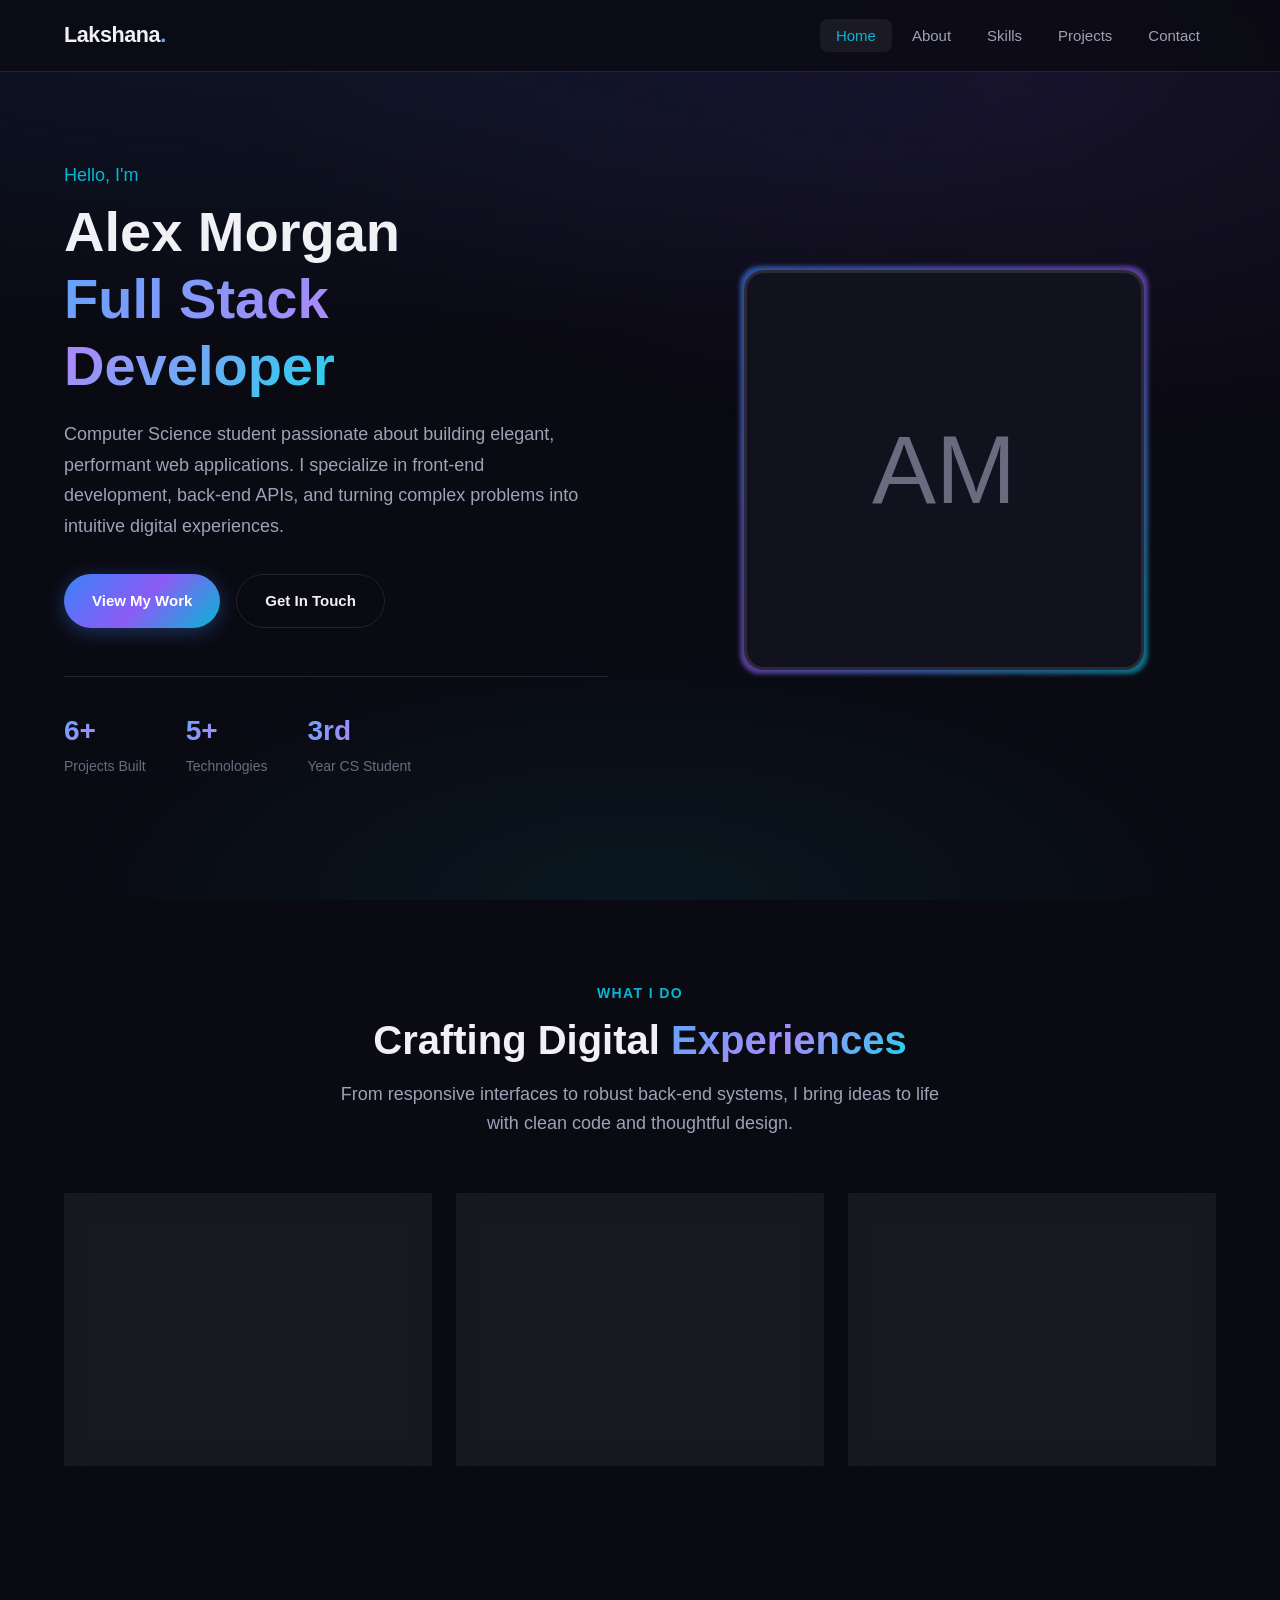
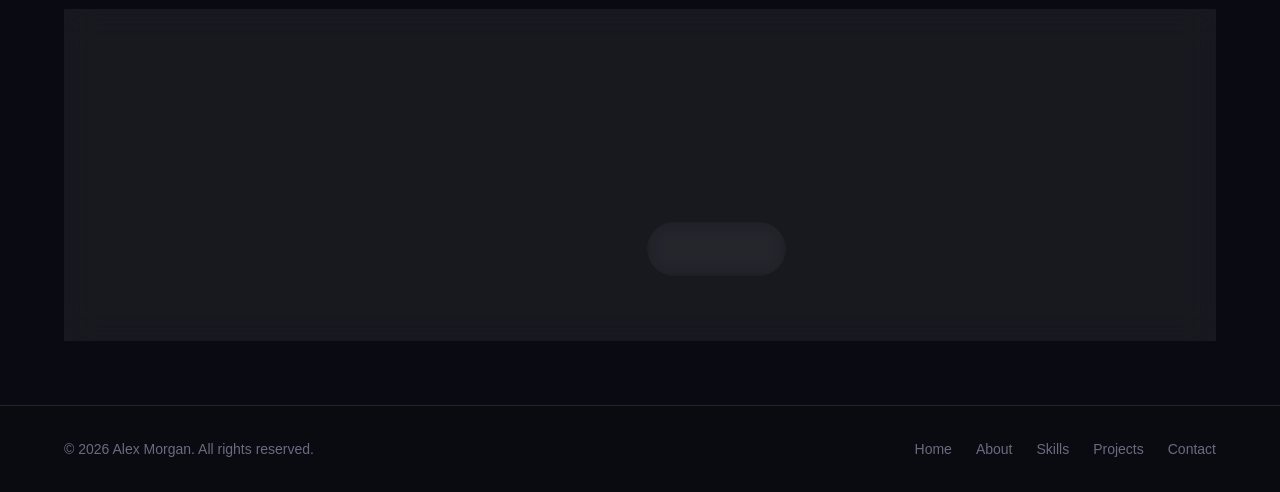
<file: index.html>
<!DOCTYPE html>
<html lang="en">
<head>
  <meta charset="UTF-8">
  <meta name="viewport" content="width=device-width, initial-scale=1.0">
  <meta name="description" content="Alex Morgan — Full Stack Developer & Computer Science Student. Building modern web applications and seeking internship opportunities.">
  <title>Alex Morgan | Full Stack Developer</title>
  <link rel="stylesheet" href="style.css">
</head>
<body>

  <header>
    <nav class="navbar" aria-label="Main navigation">
      <div class="container">
        <a href="index.html" class="nav-logo">Lakshana<span>.</span></a>
        <a href="#nav-menu" class="nav-toggle" aria-label="Toggle navigation menu">
          <span></span>
          <span></span>
          <span></span>
        </a>
        <ul class="nav-links" id="nav-menu">
          <li><a href="index.html" class="active">Home</a></li>
          <li><a href="about.html">About</a></li>
          <li><a href="skills.html">Skills</a></li>
          <li><a href="projects.html">Projects</a></li>
          <li><a href="contact.html">Contact</a></li>
        </ul>
      </div>
    </nav>
  </header>

  <main>
    <section class="hero">
      <div class="container">
        <div class="hero-grid">
          <div class="hero-content">
            <p class="hero-greeting">Hello, I'm</p>
            <h1 class="hero-title">
              Alex Morgan<br>
              <span class="gradient-text">Full Stack Developer</span>
            </h1>
            <p class="hero-description">
              Computer Science student passionate about building elegant, performant web applications.
              I specialize in front-end development, back-end APIs, and turning complex problems into
              intuitive digital experiences.
            </p>
            <div class="btn-group">
              <a href="projects.html" class="btn btn-primary">View My Work</a>
              <a href="contact.html" class="btn btn-outline">Get In Touch</a>
            </div>
            <div class="hero-stats">
              <div class="stat-item">
                <strong>6+</strong>
                <span>Projects Built</span>
              </div>
              <div class="stat-item">
                <strong>5+</strong>
                <span>Technologies</span>
              </div>
              <div class="stat-item">
                <strong>3rd</strong>
                <span>Year CS Student</span>
              </div>
            </div>
          </div>
          <div class="hero-image-wrapper">
            <div class="hero-image-container">
              <div class="profile-placeholder" role="img" aria-label="Profile photo placeholder">AM</div>
            </div>
          </div>
        </div>
      </div>
    </section>

    <section>
      <div class="container">
        <div class="section-header">
          <span class="section-label">What I Do</span>
          <h2 class="section-title">Crafting Digital <span class="gradient-text">Experiences</span></h2>
          <p class="section-subtitle">
            From responsive interfaces to robust back-end systems, I bring ideas to life with clean code and thoughtful design.
          </p>
        </div>
        <div class="highlights-grid">
          <article class="card highlight-card">
            <div class="highlight-icon" aria-hidden="true">&#9000;</div>
            <h3>Front-End Development</h3>
            <p>Building responsive, accessible interfaces with HTML, CSS, and JavaScript that delight users across all devices.</p>
          </article>
          <article class="card highlight-card">
            <div class="highlight-icon" aria-hidden="true">&#9881;</div>
            <h3>Back-End Development</h3>
            <p>Designing RESTful APIs and server-side logic with Python, ensuring scalable and maintainable architectures.</p>
          </article>
          <article class="card highlight-card">
            <div class="highlight-icon" aria-hidden="true">&#9733;</div>
            <h3>Problem Solving</h3>
            <p>Applying algorithms, data structures, and systems thinking to tackle real-world challenges efficiently.</p>
          </article>
        </div>
      </div>
    </section>

    <section class="cta-section">
      <div class="container">
        <div class="cta-box">
          <h2>Let's Build Something <span class="gradient-text">Amazing</span></h2>
          <p>I'm actively seeking internship and full-time opportunities. Let's connect and discuss how I can contribute to your team.</p>
          <div class="btn-group">
            <a href="contact.html" class="btn btn-primary">Contact Me</a>
            <a href="about.html" class="btn btn-outline">Learn More</a>
          </div>
        </div>
      </div>
    </section>
  </main>

  <footer class="footer">
    <div class="container">
      <p>&copy; 2026 Alex Morgan. All rights reserved.</p>
      <nav class="footer-links" aria-label="Footer navigation">
        <a href="index.html">Home</a>
        <a href="about.html">About</a>
        <a href="skills.html">Skills</a>
        <a href="projects.html">Projects</a>
        <a href="contact.html">Contact</a>
      </nav>
    </div>
  </footer>

</body>
</html>
</file>
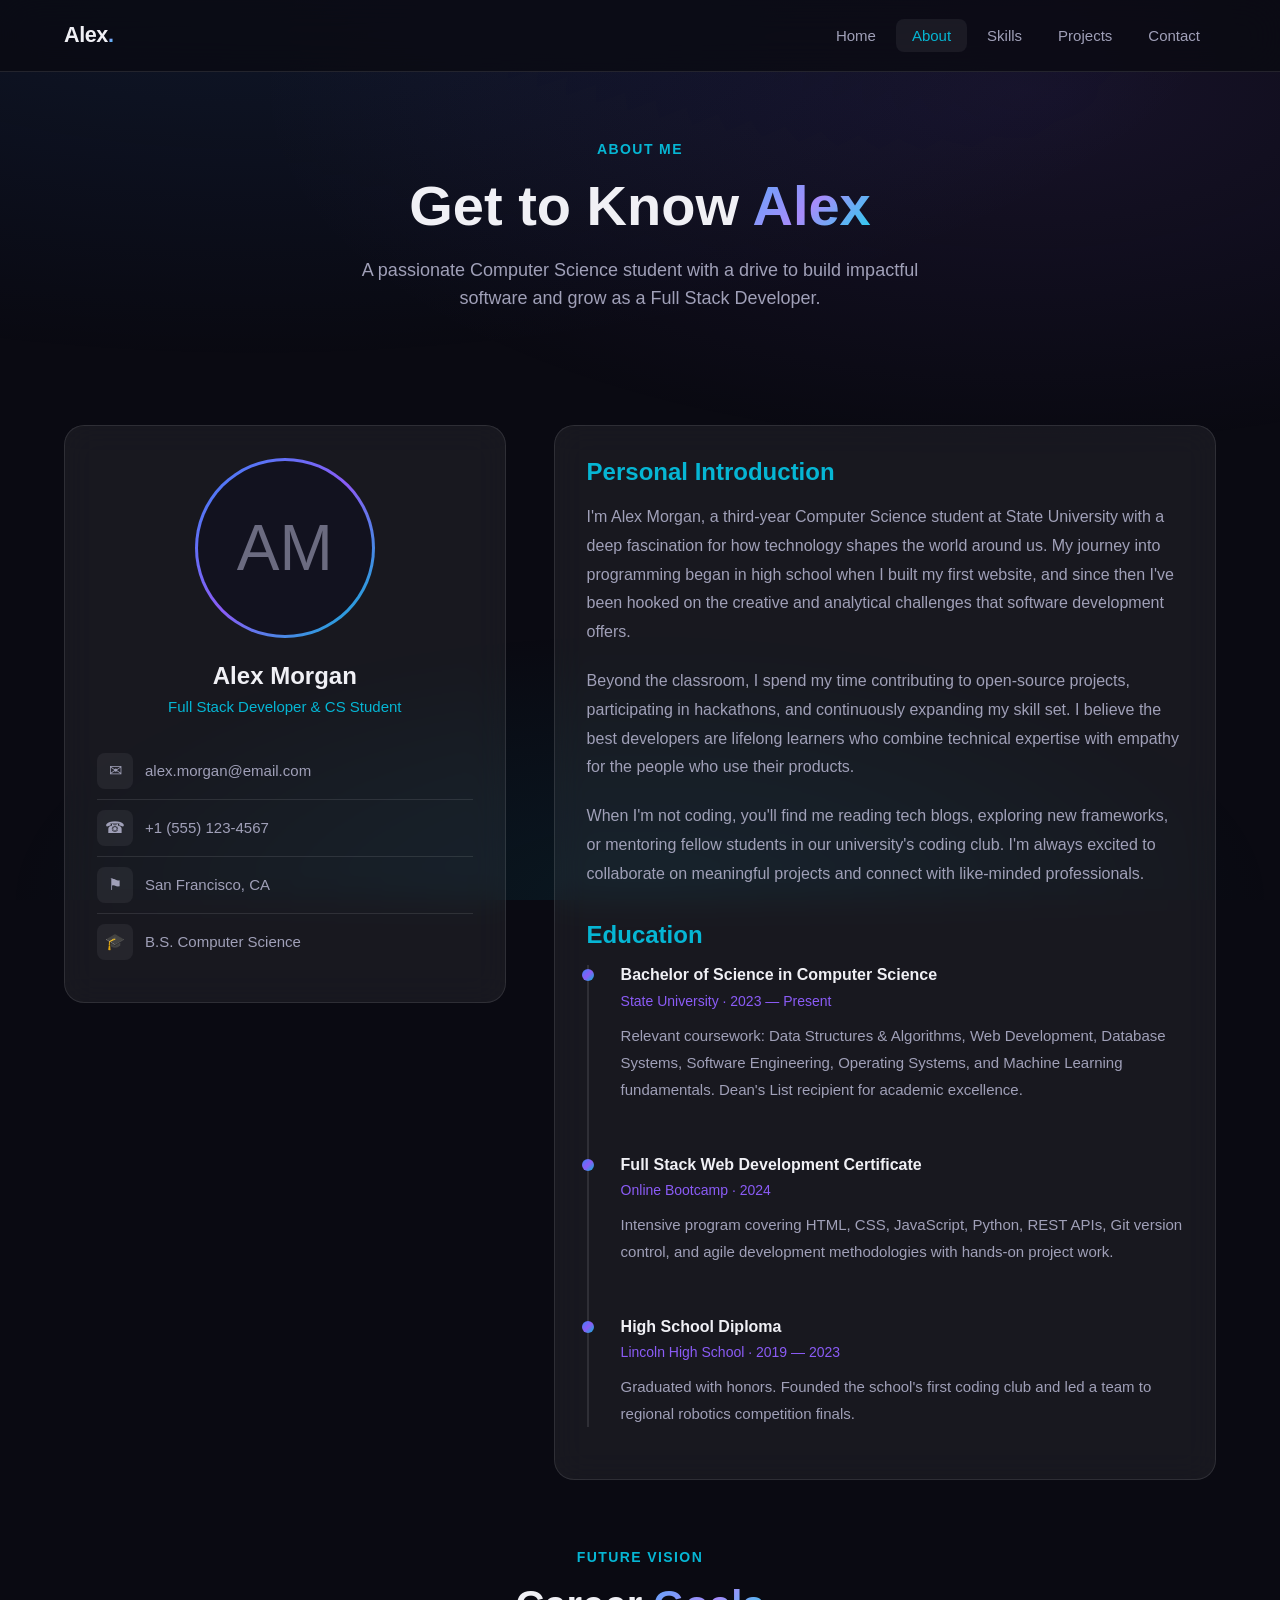
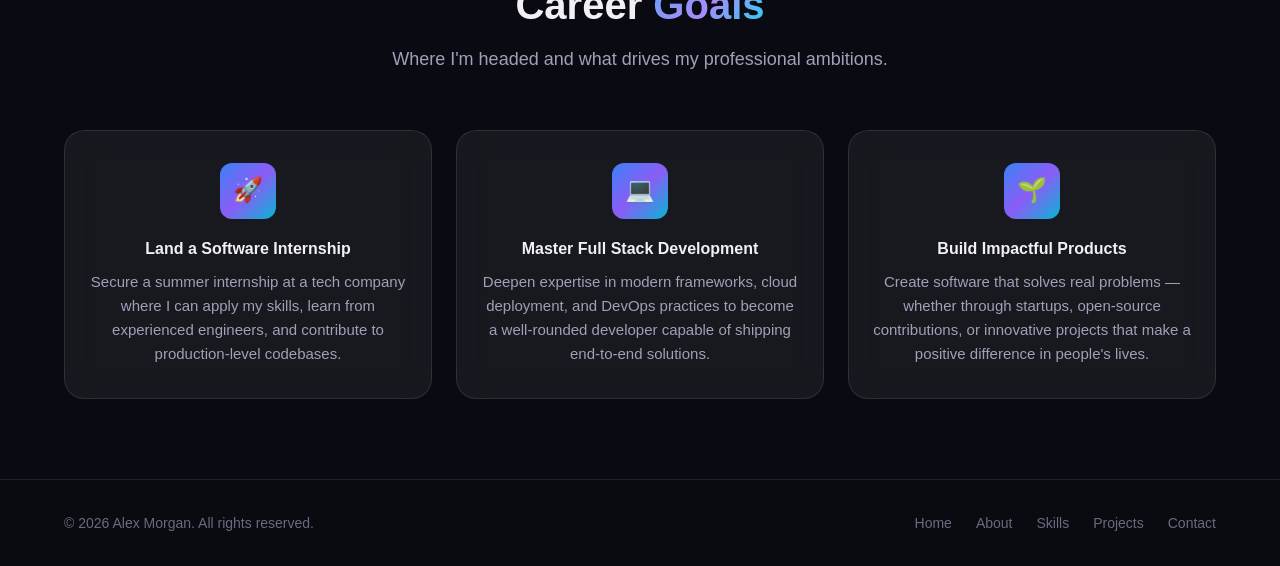
<file: about.html>
<!DOCTYPE html>
<html lang="en">
<head>
  <meta charset="UTF-8">
  <meta name="viewport" content="width=device-width, initial-scale=1.0">
  <meta name="description" content="Learn about Alex Morgan — education, career goals, and personal background as a Computer Science student and aspiring Full Stack Developer.">
  <title>About Me | Alex Morgan</title>
  <link rel="stylesheet" href="style.css">
</head>
<body>

  <header>
    <nav class="navbar" aria-label="Main navigation">
      <div class="container">
        <a href="index.html" class="nav-logo">Alex<span>.</span></a>
        <a href="#nav-menu" class="nav-toggle" aria-label="Toggle navigation menu">
          <span></span>
          <span></span>
          <span></span>
        </a>
        <ul class="nav-links" id="nav-menu">
          <li><a href="index.html">Home</a></li>
          <li><a href="about.html" class="active">About</a></li>
          <li><a href="skills.html">Skills</a></li>
          <li><a href="projects.html">Projects</a></li>
          <li><a href="contact.html">Contact</a></li>
        </ul>
      </div>
    </nav>
  </header>

  <main>
    <section class="page-header">
      <div class="container">
        <span class="section-label">About Me</span>
        <h1>Get to Know <span class="gradient-text">Alex</span></h1>
        <p>A passionate Computer Science student with a drive to build impactful software and grow as a Full Stack Developer.</p>
      </div>
    </section>

    <section>
      <div class="container">
        <div class="about-grid">
          <aside class="about-sidebar">
            <article class="card">
              <div class="about-avatar" role="img" aria-label="Profile photo placeholder">AM</div>
              <div class="about-info">
                <h3>Alex Morgan</h3>
                <p class="role">Full Stack Developer &amp; CS Student</p>
              </div>
              <ul class="about-details">
                <li>
                  <span class="icon" aria-hidden="true">&#9993;</span>
                  <span>alex.morgan@email.com</span>
                </li>
                <li>
                  <span class="icon" aria-hidden="true">&#9742;</span>
                  <span>+1 (555) 123-4567</span>
                </li>
                <li>
                  <span class="icon" aria-hidden="true">&#9873;</span>
                  <span>San Francisco, CA</span>
                </li>
                <li>
                  <span class="icon" aria-hidden="true">&#127891;</span>
                  <span>B.S. Computer Science</span>
                </li>
              </ul>
            </article>
          </aside>

          <article class="about-content card">
            <h3>Personal Introduction</h3>
            <p>
              I'm Alex Morgan, a third-year Computer Science student at State University with a deep fascination
              for how technology shapes the world around us. My journey into programming began in high school when
              I built my first website, and since then I've been hooked on the creative and analytical challenges
              that software development offers.
            </p>
            <p>
              Beyond the classroom, I spend my time contributing to open-source projects, participating in hackathons,
              and continuously expanding my skill set. I believe the best developers are lifelong learners who combine
              technical expertise with empathy for the people who use their products.
            </p>
            <p>
              When I'm not coding, you'll find me reading tech blogs, exploring new frameworks, or mentoring
              fellow students in our university's coding club. I'm always excited to collaborate on meaningful
              projects and connect with like-minded professionals.
            </p>

            <div class="timeline">
              <h3>Education</h3>
              <div class="timeline-item">
                <h4>Bachelor of Science in Computer Science</h4>
                <p class="meta">State University &middot; 2023 — Present</p>
                <p>
                  Relevant coursework: Data Structures &amp; Algorithms, Web Development, Database Systems,
                  Software Engineering, Operating Systems, and Machine Learning fundamentals.
                  Dean's List recipient for academic excellence.
                </p>
              </div>
              <div class="timeline-item">
                <h4>Full Stack Web Development Certificate</h4>
                <p class="meta">Online Bootcamp &middot; 2024</p>
                <p>
                  Intensive program covering HTML, CSS, JavaScript, Python, REST APIs, Git version control,
                  and agile development methodologies with hands-on project work.
                </p>
              </div>
              <div class="timeline-item">
                <h4>High School Diploma</h4>
                <p class="meta">Lincoln High School &middot; 2019 — 2023</p>
                <p>
                  Graduated with honors. Founded the school's first coding club and led a team to regional
                  robotics competition finals.
                </p>
              </div>
            </div>
          </article>
        </div>

        <div class="section-header" style="margin-top: 4rem;">
          <span class="section-label">Future Vision</span>
          <h2 class="section-title">Career <span class="gradient-text">Goals</span></h2>
          <p class="section-subtitle">Where I'm headed and what drives my professional ambitions.</p>
        </div>

        <div class="goals-grid">
          <article class="card goal-card">
            <div class="goal-icon" aria-hidden="true">&#128640;</div>
            <h4>Land a Software Internship</h4>
            <p>
              Secure a summer internship at a tech company where I can apply my skills, learn from experienced
              engineers, and contribute to production-level codebases.
            </p>
          </article>
          <article class="card goal-card">
            <div class="goal-icon" aria-hidden="true">&#128187;</div>
            <h4>Master Full Stack Development</h4>
            <p>
              Deepen expertise in modern frameworks, cloud deployment, and DevOps practices to become a
              well-rounded developer capable of shipping end-to-end solutions.
            </p>
          </article>
          <article class="card goal-card">
            <div class="goal-icon" aria-hidden="true">&#127793;</div>
            <h4>Build Impactful Products</h4>
            <p>
              Create software that solves real problems — whether through startups, open-source contributions,
              or innovative projects that make a positive difference in people's lives.
            </p>
          </article>
        </div>
      </div>
    </section>
  </main>

  <footer class="footer">
    <div class="container">
      <p>&copy; 2026 Alex Morgan. All rights reserved.</p>
      <nav class="footer-links" aria-label="Footer navigation">
        <a href="index.html">Home</a>
        <a href="about.html">About</a>
        <a href="skills.html">Skills</a>
        <a href="projects.html">Projects</a>
        <a href="contact.html">Contact</a>
      </nav>
    </div>
  </footer>

</body>
</html>
</file>
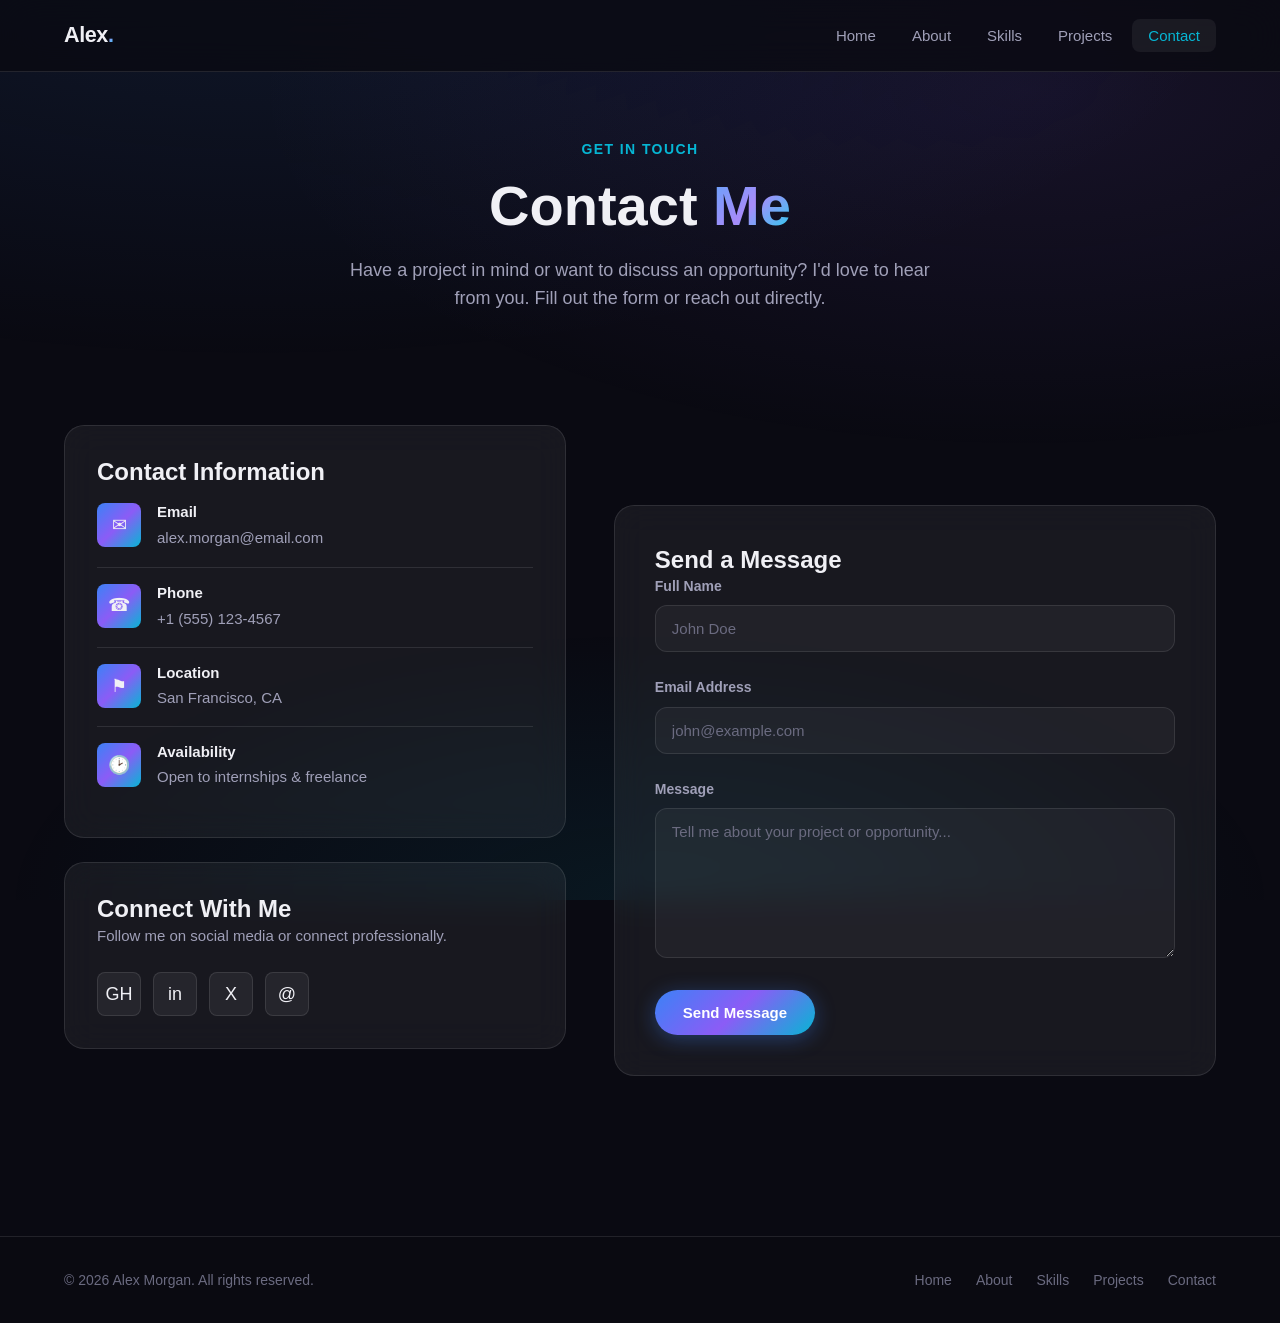
<file: contact.html>
<!DOCTYPE html>
<html lang="en">
<head>
  <meta charset="UTF-8">
  <meta name="viewport" content="width=device-width, initial-scale=1.0">
  <meta name="description" content="Contact Alex Morgan — get in touch for collaborations, internship opportunities, or project inquiries.">
  <title>Contact | Alex Morgan</title>
  <link rel="stylesheet" href="style.css">
</head>
<body>

  <header>
    <nav class="navbar" aria-label="Main navigation">
      <div class="container">
        <a href="index.html" class="nav-logo">Alex<span>.</span></a>
        <a href="#nav-menu" class="nav-toggle" aria-label="Toggle navigation menu">
          <span></span>
          <span></span>
          <span></span>
        </a>
        <ul class="nav-links" id="nav-menu">
          <li><a href="index.html">Home</a></li>
          <li><a href="about.html">About</a></li>
          <li><a href="skills.html">Skills</a></li>
          <li><a href="projects.html">Projects</a></li>
          <li><a href="contact.html" class="active">Contact</a></li>
        </ul>
      </div>
    </nav>
  </header>

  <main>
    <section class="page-header">
      <div class="container">
        <span class="section-label">Get In Touch</span>
        <h1>Contact <span class="gradient-text">Me</span></h1>
        <p>Have a project in mind or want to discuss an opportunity? I'd love to hear from you. Fill out the form or reach out directly.</p>
      </div>
    </section>

    <section>
      <div class="container">
        <div class="contact-grid">

          <aside class="contact-info">
            <article class="card">
              <h3>Contact Information</h3>
              <div class="contact-item">
                <span class="icon" aria-hidden="true">&#9993;</span>
                <div>
                  <h4>Email</h4>
                  <a href="mailto:alex.morgan@email.com">alex.morgan@email.com</a>
                </div>
              </div>
              <div class="contact-item">
                <span class="icon" aria-hidden="true">&#9742;</span>
                <div>
                  <h4>Phone</h4>
                  <a href="tel:+15551234567">+1 (555) 123-4567</a>
                </div>
              </div>
              <div class="contact-item">
                <span class="icon" aria-hidden="true">&#9873;</span>
                <div>
                  <h4>Location</h4>
                  <p>San Francisco, CA</p>
                </div>
              </div>
              <div class="contact-item">
                <span class="icon" aria-hidden="true">&#128337;</span>
                <div>
                  <h4>Availability</h4>
                  <p>Open to internships &amp; freelance</p>
                </div>
              </div>
            </article>

            <article class="card">
              <h3>Connect With Me</h3>
              <p style="color: var(--text-secondary); font-size: 0.9375rem; margin-bottom: 0.5rem;">
                Follow me on social media or connect professionally.
              </p>
              <div class="social-links">
                <a href="https://github.com" class="social-link" aria-label="GitHub profile" target="_blank" rel="noopener noreferrer">GH</a>
                <a href="https://linkedin.com" class="social-link" aria-label="LinkedIn profile" target="_blank" rel="noopener noreferrer">in</a>
                <a href="https://twitter.com" class="social-link" aria-label="Twitter profile" target="_blank" rel="noopener noreferrer">X</a>
                <a href="mailto:alex.morgan@email.com" class="social-link" aria-label="Send email">@</a>
              </div>
            </article>
          </aside>

          <section class="contact-form">
            <form class="card" action="#" method="post">
              <h3>Send a Message</h3>
              <div class="form-group">
                <label for="name">Full Name</label>
                <input type="text" id="name" name="name" placeholder="John Doe" required>
              </div>
              <div class="form-group">
                <label for="email">Email Address</label>
                <input type="email" id="email" name="email" placeholder="john@example.com" required>
              </div>
              <div class="form-group">
                <label for="message">Message</label>
                <textarea id="message" name="message" placeholder="Tell me about your project or opportunity..." required></textarea>
              </div>
              <button type="submit" class="btn btn-primary">Send Message</button>
            </form>
          </section>

        </div>
      </div>
    </section>
  </main>

  <footer class="footer">
    <div class="container">
      <p>&copy; 2026 Alex Morgan. All rights reserved.</p>
      <nav class="footer-links" aria-label="Footer navigation">
        <a href="index.html">Home</a>
        <a href="about.html">About</a>
        <a href="skills.html">Skills</a>
        <a href="projects.html">Projects</a>
        <a href="contact.html">Contact</a>
      </nav>
    </div>
  </footer>

</body>
</html>
</file>
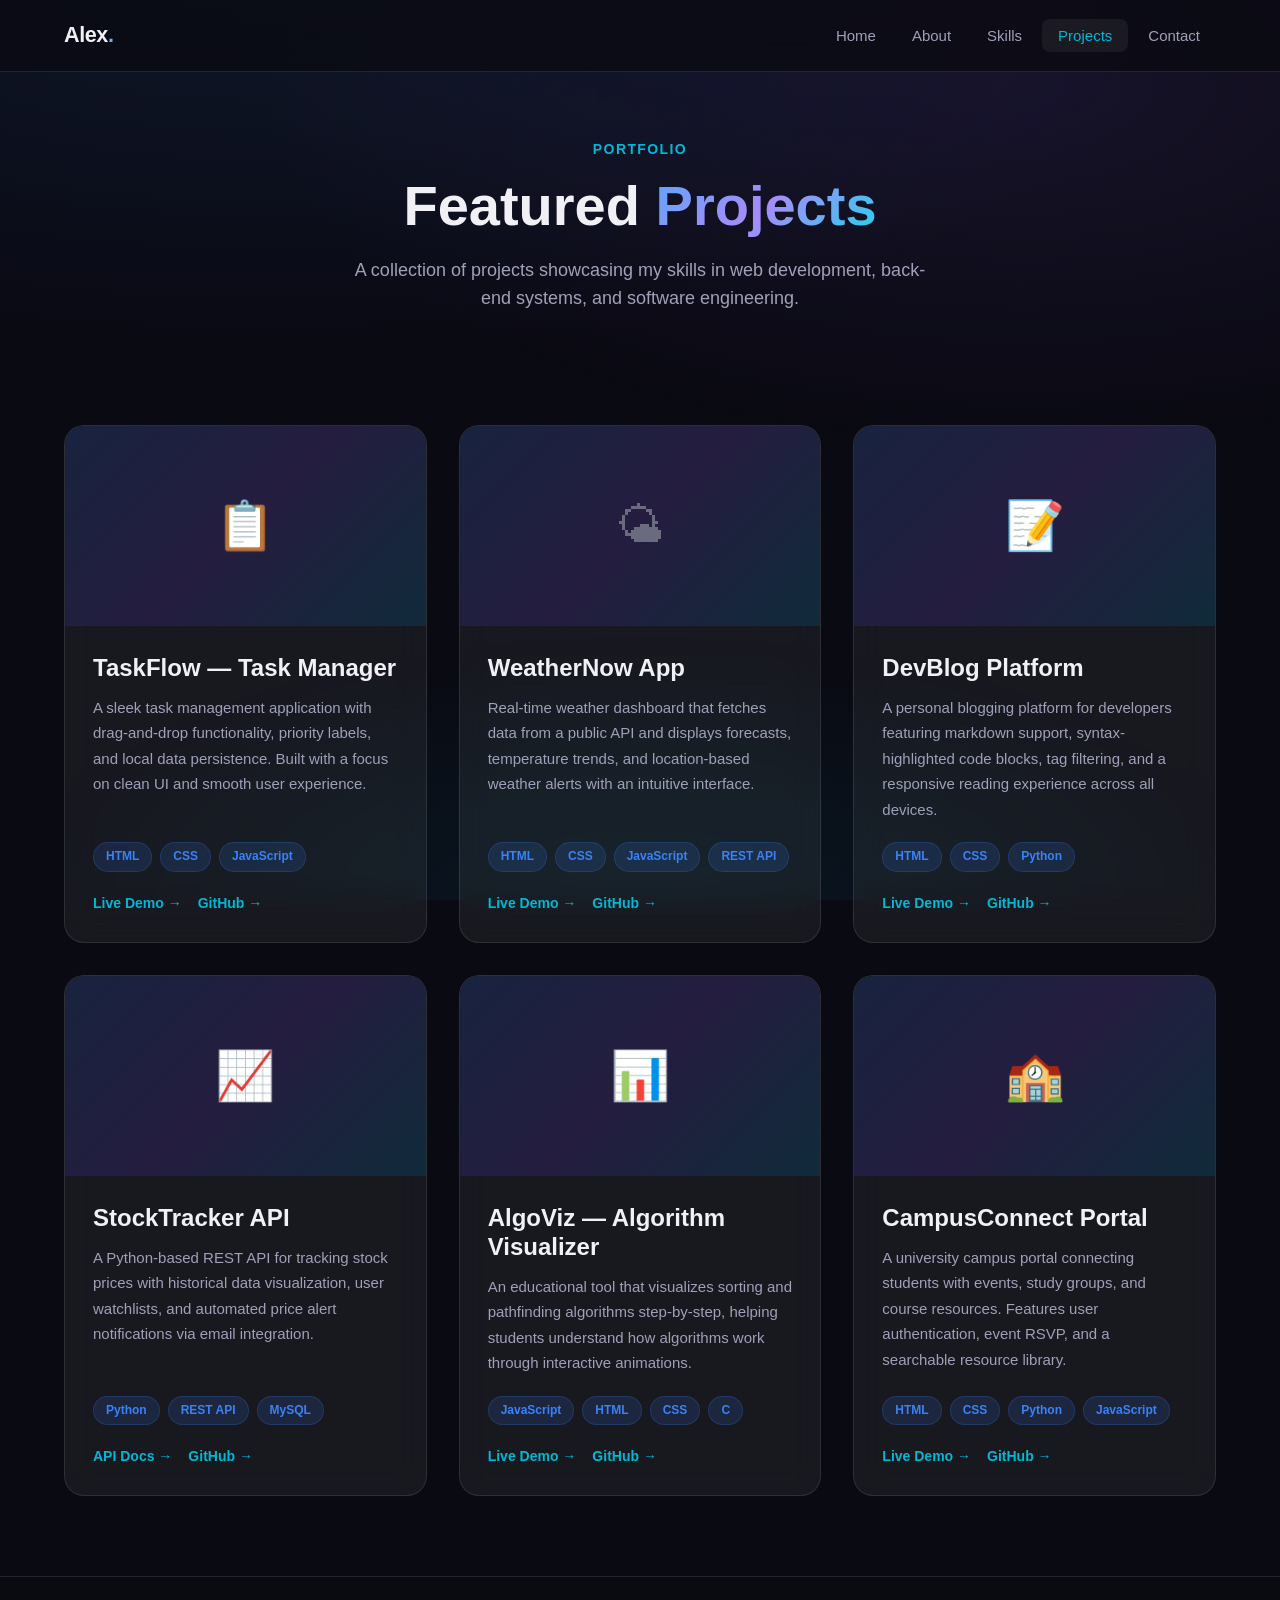
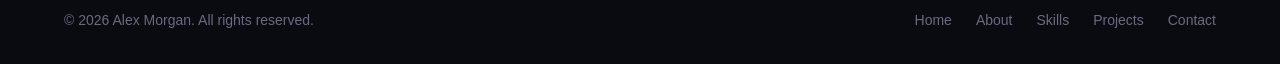
<file: projects.html>
<!DOCTYPE html>
<html lang="en">
<head>
  <meta charset="UTF-8">
  <meta name="viewport" content="width=device-width, initial-scale=1.0">
  <meta name="description" content="Explore Alex Morgan's portfolio projects — web applications, APIs, and software built with modern technologies.">
  <title>Projects | Alex Morgan</title>
  <link rel="stylesheet" href="style.css">
</head>
<body>

  <header>
    <nav class="navbar" aria-label="Main navigation">
      <div class="container">
        <a href="index.html" class="nav-logo">Alex<span>.</span></a>
        <a href="#nav-menu" class="nav-toggle" aria-label="Toggle navigation menu">
          <span></span>
          <span></span>
          <span></span>
        </a>
        <ul class="nav-links" id="nav-menu">
          <li><a href="index.html">Home</a></li>
          <li><a href="about.html">About</a></li>
          <li><a href="skills.html">Skills</a></li>
          <li><a href="projects.html" class="active">Projects</a></li>
          <li><a href="contact.html">Contact</a></li>
        </ul>
      </div>
    </nav>
  </header>

  <main>
    <section class="page-header">
      <div class="container">
        <span class="section-label">Portfolio</span>
        <h1>Featured <span class="gradient-text">Projects</span></h1>
        <p>A collection of projects showcasing my skills in web development, back-end systems, and software engineering.</p>
      </div>
    </section>

    <section>
      <div class="container">
        <div class="projects-grid">

          <article class="card project-card">
            <div class="project-image">
              <div class="project-image-placeholder" role="img" aria-label="TaskFlow project screenshot placeholder">&#128203;</div>
            </div>
            <div class="project-body">
              <h3>TaskFlow — Task Manager</h3>
              <p>
                A sleek task management application with drag-and-drop functionality, priority labels,
                and local data persistence. Built with a focus on clean UI and smooth user experience.
              </p>
              <div class="tech-tags">
                <span class="tech-tag">HTML</span>
                <span class="tech-tag">CSS</span>
                <span class="tech-tag">JavaScript</span>
              </div>
              <div class="project-links">
                <a href="#" aria-label="View TaskFlow live demo">Live Demo &rarr;</a>
                <a href="#" aria-label="View TaskFlow source code on GitHub">GitHub &rarr;</a>
              </div>
            </div>
          </article>

          <article class="card project-card">
            <div class="project-image">
              <div class="project-image-placeholder" role="img" aria-label="WeatherNow project screenshot placeholder">&#127780;</div>
            </div>
            <div class="project-body">
              <h3>WeatherNow App</h3>
              <p>
                Real-time weather dashboard that fetches data from a public API and displays forecasts,
                temperature trends, and location-based weather alerts with an intuitive interface.
              </p>
              <div class="tech-tags">
                <span class="tech-tag">HTML</span>
                <span class="tech-tag">CSS</span>
                <span class="tech-tag">JavaScript</span>
                <span class="tech-tag">REST API</span>
              </div>
              <div class="project-links">
                <a href="#" aria-label="View WeatherNow live demo">Live Demo &rarr;</a>
                <a href="#" aria-label="View WeatherNow source code on GitHub">GitHub &rarr;</a>
              </div>
            </div>
          </article>

          <article class="card project-card">
            <div class="project-image">
              <div class="project-image-placeholder" role="img" aria-label="DevBlog project screenshot placeholder">&#128221;</div>
            </div>
            <div class="project-body">
              <h3>DevBlog Platform</h3>
              <p>
                A personal blogging platform for developers featuring markdown support, syntax-highlighted
                code blocks, tag filtering, and a responsive reading experience across all devices.
              </p>
              <div class="tech-tags">
                <span class="tech-tag">HTML</span>
                <span class="tech-tag">CSS</span>
                <span class="tech-tag">Python</span>
              </div>
              <div class="project-links">
                <a href="#" aria-label="View DevBlog live demo">Live Demo &rarr;</a>
                <a href="#" aria-label="View DevBlog source code on GitHub">GitHub &rarr;</a>
              </div>
            </div>
          </article>

          <article class="card project-card">
            <div class="project-image">
              <div class="project-image-placeholder" role="img" aria-label="StockTracker project screenshot placeholder">&#128200;</div>
            </div>
            <div class="project-body">
              <h3>StockTracker API</h3>
              <p>
                A Python-based REST API for tracking stock prices with historical data visualization,
                user watchlists, and automated price alert notifications via email integration.
              </p>
              <div class="tech-tags">
                <span class="tech-tag">Python</span>
                <span class="tech-tag">REST API</span>
                <span class="tech-tag">MySQL</span>
              </div>
              <div class="project-links">
                <a href="#" aria-label="View StockTracker API documentation">API Docs &rarr;</a>
                <a href="#" aria-label="View StockTracker source code on GitHub">GitHub &rarr;</a>
              </div>
            </div>
          </article>

          <article class="card project-card">
            <div class="project-image">
              <div class="project-image-placeholder" role="img" aria-label="AlgoViz project screenshot placeholder">&#128202;</div>
            </div>
            <div class="project-body">
              <h3>AlgoViz — Algorithm Visualizer</h3>
              <p>
                An educational tool that visualizes sorting and pathfinding algorithms step-by-step,
                helping students understand how algorithms work through interactive animations.
              </p>
              <div class="tech-tags">
                <span class="tech-tag">JavaScript</span>
                <span class="tech-tag">HTML</span>
                <span class="tech-tag">CSS</span>
                <span class="tech-tag">C</span>
              </div>
              <div class="project-links">
                <a href="#" aria-label="View AlgoViz live demo">Live Demo &rarr;</a>
                <a href="#" aria-label="View AlgoViz source code on GitHub">GitHub &rarr;</a>
              </div>
            </div>
          </article>

          <article class="card project-card">
            <div class="project-image">
              <div class="project-image-placeholder" role="img" aria-label="CampusConnect project screenshot placeholder">&#127979;</div>
            </div>
            <div class="project-body">
              <h3>CampusConnect Portal</h3>
              <p>
                A university campus portal connecting students with events, study groups, and course resources.
                Features user authentication, event RSVP, and a searchable resource library.
              </p>
              <div class="tech-tags">
                <span class="tech-tag">HTML</span>
                <span class="tech-tag">CSS</span>
                <span class="tech-tag">Python</span>
                <span class="tech-tag">JavaScript</span>
              </div>
              <div class="project-links">
                <a href="#" aria-label="View CampusConnect live demo">Live Demo &rarr;</a>
                <a href="#" aria-label="View CampusConnect source code on GitHub">GitHub &rarr;</a>
              </div>
            </div>
          </article>

        </div>
      </div>
    </section>
  </main>

  <footer class="footer">
    <div class="container">
      <p>&copy; 2026 Alex Morgan. All rights reserved.</p>
      <nav class="footer-links" aria-label="Footer navigation">
        <a href="index.html">Home</a>
        <a href="about.html">About</a>
        <a href="skills.html">Skills</a>
        <a href="projects.html">Projects</a>
        <a href="contact.html">Contact</a>
      </nav>
    </div>
  </footer>

</body>
</html>
</file>
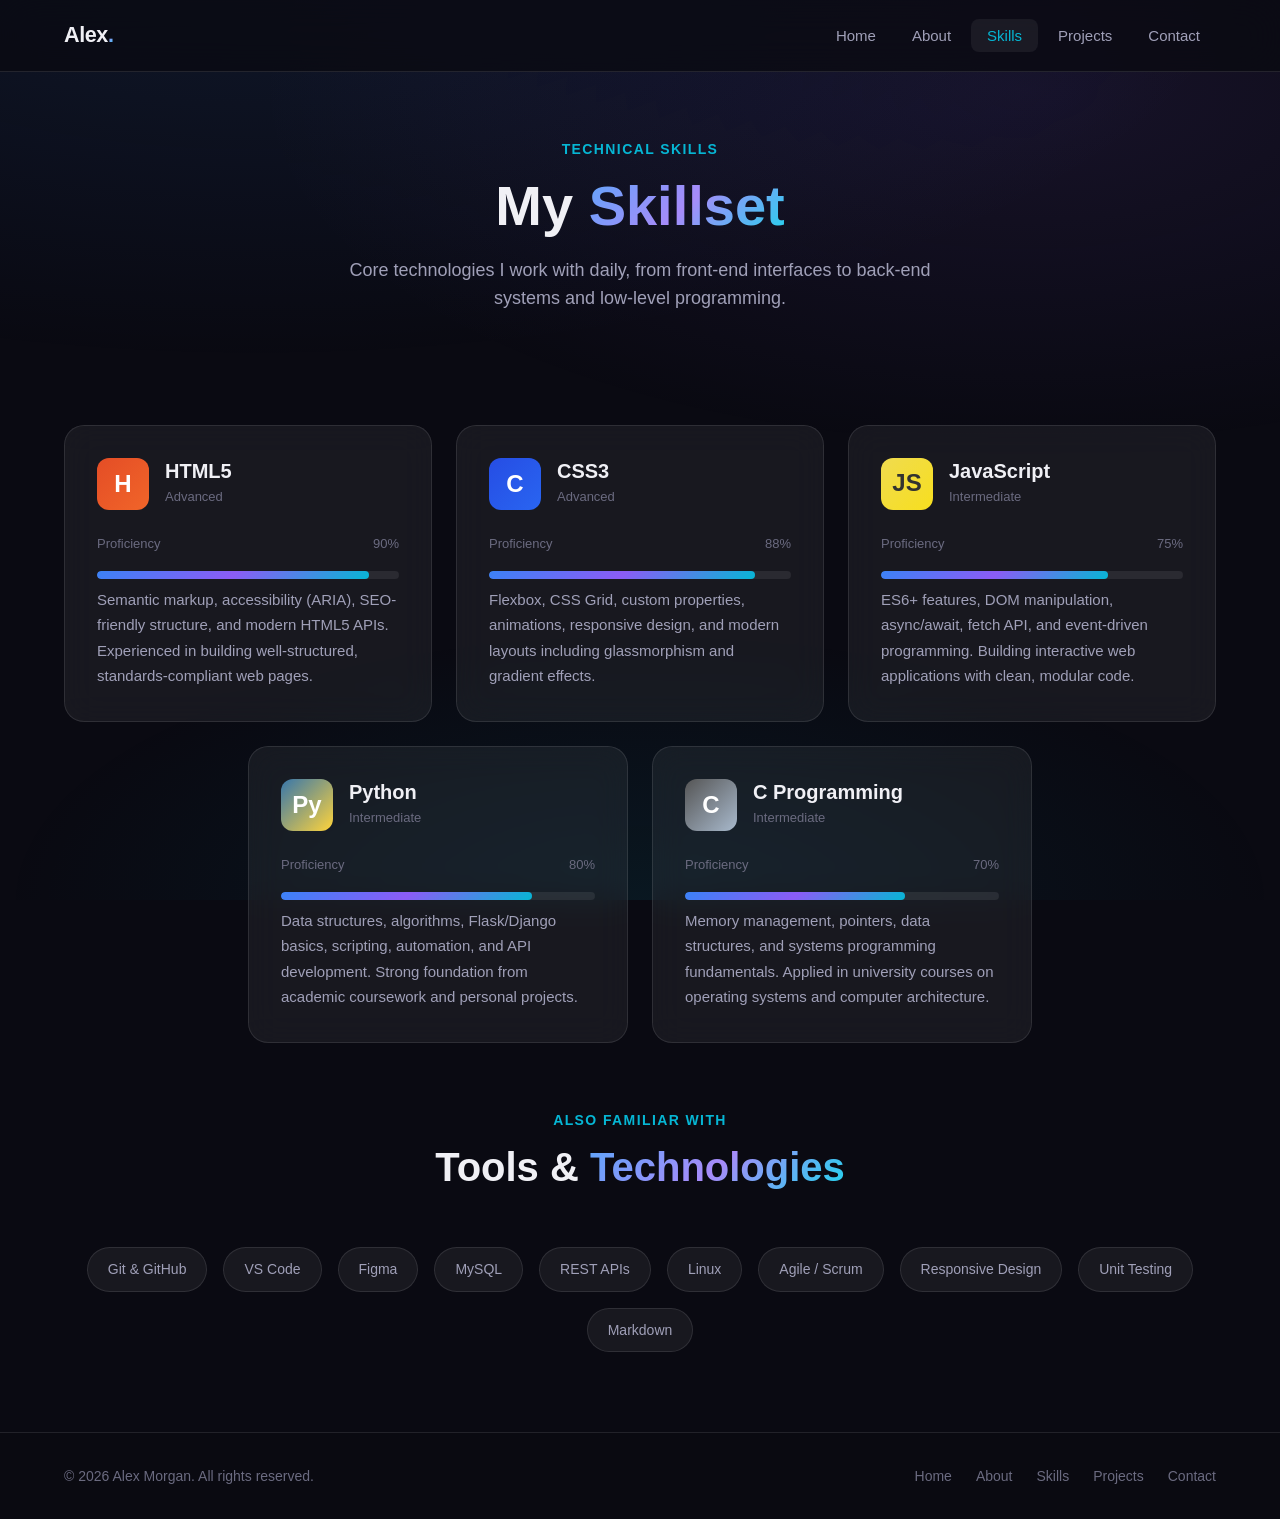
<file: skills.html>
<!DOCTYPE html>
<html lang="en">
<head>
  <meta charset="UTF-8">
  <meta name="viewport" content="width=device-width, initial-scale=1.0">
  <meta name="description" content="Alex Morgan's technical skills — HTML, CSS, JavaScript, Python, and C with proficiency levels and descriptions.">
  <title>Skills | Alex Morgan</title>
  <link rel="stylesheet" href="style.css">
</head>
<body>

  <header>
    <nav class="navbar" aria-label="Main navigation">
      <div class="container">
        <a href="index.html" class="nav-logo">Alex<span>.</span></a>
        <a href="#nav-menu" class="nav-toggle" aria-label="Toggle navigation menu">
          <span></span>
          <span></span>
          <span></span>
        </a>
        <ul class="nav-links" id="nav-menu">
          <li><a href="index.html">Home</a></li>
          <li><a href="about.html">About</a></li>
          <li><a href="skills.html" class="active">Skills</a></li>
          <li><a href="projects.html">Projects</a></li>
          <li><a href="contact.html">Contact</a></li>
        </ul>
      </div>
    </nav>
  </header>

  <main>
    <section class="page-header">
      <div class="container">
        <span class="section-label">Technical Skills</span>
        <h1>My <span class="gradient-text">Skillset</span></h1>
        <p>Core technologies I work with daily, from front-end interfaces to back-end systems and low-level programming.</p>
      </div>
    </section>

    <section>
      <div class="container">
        <div class="skills-grid">

          <article class="card skill-card">
            <div class="skill-header">
              <div class="skill-icon html" aria-hidden="true">H</div>
              <div>
                <h3>HTML5</h3>
                <span class="level">Advanced</span>
              </div>
            </div>
            <div class="progress-label">
              <span>Proficiency</span>
              <span>90%</span>
            </div>
            <div class="progress-bar" role="progressbar" aria-valuenow="90" aria-valuemin="0" aria-valuemax="100" aria-label="HTML proficiency">
              <div class="progress-fill" style="width: 90%;"></div>
            </div>
            <p>
              Semantic markup, accessibility (ARIA), SEO-friendly structure, and modern HTML5 APIs.
              Experienced in building well-structured, standards-compliant web pages.
            </p>
          </article>

          <article class="card skill-card">
            <div class="skill-header">
              <div class="skill-icon css" aria-hidden="true">C</div>
              <div>
                <h3>CSS3</h3>
                <span class="level">Advanced</span>
              </div>
            </div>
            <div class="progress-label">
              <span>Proficiency</span>
              <span>88%</span>
            </div>
            <div class="progress-bar" role="progressbar" aria-valuenow="88" aria-valuemin="0" aria-valuemax="100" aria-label="CSS proficiency">
              <div class="progress-fill" style="width: 88%;"></div>
            </div>
            <p>
              Flexbox, CSS Grid, custom properties, animations, responsive design, and modern layouts
              including glassmorphism and gradient effects.
            </p>
          </article>

          <article class="card skill-card">
            <div class="skill-header">
              <div class="skill-icon js" aria-hidden="true">JS</div>
              <div>
                <h3>JavaScript</h3>
                <span class="level">Intermediate</span>
              </div>
            </div>
            <div class="progress-label">
              <span>Proficiency</span>
              <span>75%</span>
            </div>
            <div class="progress-bar" role="progressbar" aria-valuenow="75" aria-valuemin="0" aria-valuemax="100" aria-label="JavaScript proficiency">
              <div class="progress-fill" style="width: 75%;"></div>
            </div>
            <p>
              ES6+ features, DOM manipulation, async/await, fetch API, and event-driven programming.
              Building interactive web applications with clean, modular code.
            </p>
          </article>

          <article class="card skill-card">
            <div class="skill-header">
              <div class="skill-icon python" aria-hidden="true">Py</div>
              <div>
                <h3>Python</h3>
                <span class="level">Intermediate</span>
              </div>
            </div>
            <div class="progress-label">
              <span>Proficiency</span>
              <span>80%</span>
            </div>
            <div class="progress-bar" role="progressbar" aria-valuenow="80" aria-valuemin="0" aria-valuemax="100" aria-label="Python proficiency">
              <div class="progress-fill" style="width: 80%;"></div>
            </div>
            <p>
              Data structures, algorithms, Flask/Django basics, scripting, automation, and API development.
              Strong foundation from academic coursework and personal projects.
            </p>
          </article>

          <article class="card skill-card">
            <div class="skill-header">
              <div class="skill-icon c" aria-hidden="true">C</div>
              <div>
                <h3>C Programming</h3>
                <span class="level">Intermediate</span>
              </div>
            </div>
            <div class="progress-label">
              <span>Proficiency</span>
              <span>70%</span>
            </div>
            <div class="progress-bar" role="progressbar" aria-valuenow="70" aria-valuemin="0" aria-valuemax="100" aria-label="C programming proficiency">
              <div class="progress-fill" style="width: 70%;"></div>
            </div>
            <p>
              Memory management, pointers, data structures, and systems programming fundamentals.
              Applied in university courses on operating systems and computer architecture.
            </p>
          </article>

        </div>

        <div class="skills-categories">
          <div class="section-header">
            <span class="section-label">Also Familiar With</span>
            <h2 class="section-title">Tools &amp; <span class="gradient-text">Technologies</span></h2>
          </div>
          <div class="category-grid">
            <span class="category-tag">Git &amp; GitHub</span>
            <span class="category-tag">VS Code</span>
            <span class="category-tag">Figma</span>
            <span class="category-tag">MySQL</span>
            <span class="category-tag">REST APIs</span>
            <span class="category-tag">Linux</span>
            <span class="category-tag">Agile / Scrum</span>
            <span class="category-tag">Responsive Design</span>
            <span class="category-tag">Unit Testing</span>
            <span class="category-tag">Markdown</span>
          </div>
        </div>
      </div>
    </section>
  </main>

  <footer class="footer">
    <div class="container">
      <p>&copy; 2026 Alex Morgan. All rights reserved.</p>
      <nav class="footer-links" aria-label="Footer navigation">
        <a href="index.html">Home</a>
        <a href="about.html">About</a>
        <a href="skills.html">Skills</a>
        <a href="projects.html">Projects</a>
        <a href="contact.html">Contact</a>
      </nav>
    </div>
  </footer>

</body>
</html>
</file>
<file: style.css>
/* ============================================
   Portfolio — Shared Stylesheet
   Full Stack Developer & CS Student
   ============================================ */

:root {
  --bg-primary: #0a0a12;
  --bg-secondary: #12121f;
  --bg-card: rgba(255, 255, 255, 0.04);
  --bg-glass: rgba(255, 255, 255, 0.06);
  --border-glass: rgba(255, 255, 255, 0.1);
  --text-primary: #f0f0f5;
  --text-secondary: #a0a0b8;
  --text-muted: #6b6b80;
  --accent-blue: #3b82f6;
  --accent-purple: #8b5cf6;
  --accent-cyan: #06b6d4;
  --gradient-main: linear-gradient(135deg, var(--accent-blue), var(--accent-purple), var(--accent-cyan));
  --gradient-text: linear-gradient(135deg, #60a5fa, #a78bfa, #22d3ee);
  --shadow-sm: 0 2px 8px rgba(0, 0, 0, 0.3);
  --shadow-md: 0 8px 32px rgba(0, 0, 0, 0.4);
  --shadow-lg: 0 16px 48px rgba(0, 0, 0, 0.5);
  --shadow-glow: 0 0 40px rgba(59, 130, 246, 0.15);
  --radius-sm: 8px;
  --radius-md: 12px;
  --radius-lg: 20px;
  --radius-full: 9999px;
  --nav-height: 72px;
  --transition: 0.3s cubic-bezier(0.4, 0, 0.2, 1);
  --max-width: 1200px;
}

*,
*::before,
*::after {
  margin: 0;
  padding: 0;
  box-sizing: border-box;
}

html {
  scroll-behavior: smooth;
}

body {
  font-family: -apple-system, BlinkMacSystemFont, "Segoe UI", Roboto, Oxygen, Ubuntu, Cantarell, "Helvetica Neue", sans-serif;
  background-color: var(--bg-primary);
  color: var(--text-primary);
  line-height: 1.6;
  min-height: 100vh;
  display: flex;
  flex-direction: column;
  overflow-x: hidden;
}

body::before {
  content: "";
  position: fixed;
  inset: 0;
  background:
    radial-gradient(ellipse 80% 50% at 20% -10%, rgba(59, 130, 246, 0.12), transparent),
    radial-gradient(ellipse 60% 40% at 80% 10%, rgba(139, 92, 246, 0.1), transparent),
    radial-gradient(ellipse 50% 30% at 50% 100%, rgba(6, 182, 212, 0.08), transparent);
  pointer-events: none;
  z-index: -1;
}

img {
  max-width: 100%;
  height: auto;
  display: block;
}

a {
  color: inherit;
  text-decoration: none;
  transition: color var(--transition);
}

ul {
  list-style: none;
}

/* ---- Typography ---- */

h1, h2, h3, h4 {
  line-height: 1.2;
  font-weight: 700;
}

h1 { font-size: clamp(2rem, 5vw, 3.5rem); }
h2 { font-size: clamp(1.75rem, 4vw, 2.5rem); }
h3 { font-size: clamp(1.25rem, 2.5vw, 1.5rem); }

.gradient-text {
  background: var(--gradient-text);
  -webkit-background-clip: text;
  background-clip: text;
  -webkit-text-fill-color: transparent;
}

.section-label {
  display: inline-block;
  font-size: 0.875rem;
  font-weight: 600;
  letter-spacing: 0.1em;
  text-transform: uppercase;
  color: var(--accent-cyan);
  margin-bottom: 0.75rem;
}

.section-title {
  margin-bottom: 1rem;
}

.section-subtitle {
  color: var(--text-secondary);
  font-size: 1.125rem;
  max-width: 600px;
}

/* ---- Layout ---- */

.container {
  width: 100%;
  max-width: var(--max-width);
  margin: 0 auto;
  padding: 0 1.5rem;
}

main {
  flex: 1;
}

section {
  padding: 5rem 0;
}

.section-header {
  text-align: center;
  margin-bottom: 3.5rem;
}

.section-header .section-subtitle {
  margin: 0 auto;
}

/* ---- Navigation ---- */

.navbar {
  position: sticky;
  top: 0;
  z-index: 1000;
  height: var(--nav-height);
  background: rgba(10, 10, 18, 0.8);
  backdrop-filter: blur(20px);
  -webkit-backdrop-filter: blur(20px);
  border-bottom: 1px solid var(--border-glass);
}

.navbar .container {
  display: flex;
  align-items: center;
  justify-content: space-between;
  height: 100%;
}

.nav-logo {
  font-size: 1.35rem;
  font-weight: 800;
  letter-spacing: -0.02em;
}

.nav-logo span {
  background: var(--gradient-text);
  -webkit-background-clip: text;
  background-clip: text;
  -webkit-text-fill-color: transparent;
}

.nav-links {
  display: flex;
  align-items: center;
  gap: 0.25rem;
}

.nav-links a {
  padding: 0.5rem 1rem;
  font-size: 0.9375rem;
  font-weight: 500;
  color: var(--text-secondary);
  border-radius: var(--radius-sm);
  transition: color var(--transition), background var(--transition);
}

.nav-links a:hover,
.nav-links a.active {
  color: var(--text-primary);
  background: var(--bg-glass);
}

.nav-links a.active {
  color: var(--accent-cyan);
}

.nav-toggle {
  display: none;
  flex-direction: column;
  gap: 5px;
  background: none;
  border: none;
  cursor: pointer;
  padding: 0.5rem;
}

.nav-toggle span {
  display: block;
  width: 24px;
  height: 2px;
  background: var(--text-primary);
  border-radius: 2px;
  transition: var(--transition);
}

/* ---- Buttons ---- */

.btn {
  display: inline-flex;
  align-items: center;
  justify-content: center;
  gap: 0.5rem;
  padding: 0.875rem 1.75rem;
  font-size: 0.9375rem;
  font-weight: 600;
  border-radius: var(--radius-full);
  border: none;
  cursor: pointer;
  transition: transform var(--transition), box-shadow var(--transition), background var(--transition), color var(--transition);
}

.btn:hover {
  transform: translateY(-2px);
}

.btn-primary {
  background: var(--gradient-main);
  color: #fff;
  box-shadow: 0 4px 20px rgba(59, 130, 246, 0.35);
}

.btn-primary:hover {
  box-shadow: 0 8px 30px rgba(59, 130, 246, 0.5);
}

.btn-outline {
  background: transparent;
  color: var(--text-primary);
  border: 1.5px solid var(--border-glass);
  backdrop-filter: blur(10px);
}

.btn-outline:hover {
  border-color: var(--accent-cyan);
  color: var(--accent-cyan);
  box-shadow: var(--shadow-glow);
}

.btn-group {
  display: flex;
  flex-wrap: wrap;
  gap: 1rem;
}

/* ---- Cards ---- */

.card {
  background: var(--bg-glass);
  backdrop-filter: blur(16px);
  -webkit-backdrop-filter: blur(16px);
  border: 1px solid var(--border-glass);
  border-radius: var(--radius-lg);
  padding: 2rem;
  transition: transform var(--transition), box-shadow var(--transition), border-color var(--transition);
}

.card:hover {
  transform: translateY(-4px);
  box-shadow: var(--shadow-md);
  border-color: rgba(6, 182, 212, 0.25);
}

/* ---- Hero Section ---- */

.hero {
  padding: 4rem 0 6rem;
  min-height: calc(100vh - var(--nav-height));
  display: flex;
  align-items: center;
}

.hero-grid {
  display: grid;
  grid-template-columns: 1fr 1fr;
  gap: 4rem;
  align-items: center;
}

.hero-content {
  animation: fadeInUp 0.8s ease-out;
}

.hero-greeting {
  font-size: 1.125rem;
  color: var(--accent-cyan);
  font-weight: 500;
  margin-bottom: 0.5rem;
}

.hero-title {
  margin-bottom: 1.25rem;
}

.hero-description {
  font-size: 1.125rem;
  color: var(--text-secondary);
  margin-bottom: 2rem;
  max-width: 520px;
  line-height: 1.7;
}

.hero-stats {
  display: flex;
  gap: 2.5rem;
  margin-top: 3rem;
  padding-top: 2rem;
  border-top: 1px solid var(--border-glass);
}

.stat-item strong {
  display: block;
  font-size: 1.75rem;
  font-weight: 800;
  background: var(--gradient-text);
  -webkit-background-clip: text;
  background-clip: text;
  -webkit-text-fill-color: transparent;
}

.stat-item span {
  font-size: 0.875rem;
  color: var(--text-muted);
}

.hero-image-wrapper {
  display: flex;
  justify-content: center;
  animation: fadeInUp 0.8s ease-out 0.2s both;
}

.hero-image-container {
  position: relative;
  width: 100%;
  max-width: 400px;
}

.hero-image-container::before {
  content: "";
  position: absolute;
  inset: -4px;
  border-radius: var(--radius-lg);
  background: var(--gradient-main);
  z-index: 0;
  opacity: 0.6;
  filter: blur(2px);
}

.hero-image-container::after {
  content: "";
  position: absolute;
  inset: -20px;
  border-radius: 50%;
  background: radial-gradient(circle, rgba(59, 130, 246, 0.2), transparent 70%);
  z-index: -1;
}

.profile-image {
  position: relative;
  z-index: 1;
  width: 100%;
  aspect-ratio: 1;
  border-radius: var(--radius-lg);
  object-fit: cover;
  border: 3px solid rgba(255, 255, 255, 0.1);
}

.profile-placeholder {
  position: relative;
  z-index: 1;
  width: 100%;
  aspect-ratio: 1;
  border-radius: var(--radius-lg);
  background: var(--bg-secondary);
  border: 3px solid rgba(255, 255, 255, 0.1);
  display: flex;
  align-items: center;
  justify-content: center;
  font-size: 6rem;
  color: var(--text-muted);
}

/* ---- Page Header (inner pages) ---- */

.page-header {
  padding: 4rem 0 2rem;
  text-align: center;
}

.page-header h1 {
  margin-bottom: 1rem;
}

.page-header p {
  color: var(--text-secondary);
  font-size: 1.125rem;
  max-width: 600px;
  margin: 0 auto;
}

/* ---- About Page ---- */

.about-grid {
  display: grid;
  grid-template-columns: 1fr 1.5fr;
  gap: 3rem;
  align-items: start;
}

.about-sidebar .card {
  text-align: center;
}

.about-avatar {
  width: 180px;
  height: 180px;
  border-radius: 50%;
  margin: 0 auto 1.5rem;
  background: var(--bg-secondary);
  border: 3px solid transparent;
  background-clip: padding-box;
  display: flex;
  align-items: center;
  justify-content: center;
  font-size: 4rem;
  color: var(--text-muted);
  position: relative;
}

.about-avatar::before {
  content: "";
  position: absolute;
  inset: -3px;
  border-radius: 50%;
  background: var(--gradient-main);
  z-index: -1;
}

.about-info h3 {
  margin-bottom: 0.25rem;
}

.about-info .role {
  color: var(--accent-cyan);
  font-size: 0.9375rem;
  margin-bottom: 1.5rem;
}

.about-details {
  text-align: left;
}

.about-details li {
  display: flex;
  align-items: center;
  gap: 0.75rem;
  padding: 0.625rem 0;
  font-size: 0.9375rem;
  color: var(--text-secondary);
  border-bottom: 1px solid var(--border-glass);
}

.about-details li:last-child {
  border-bottom: none;
}

.about-details .icon {
  width: 36px;
  height: 36px;
  border-radius: var(--radius-sm);
  background: var(--bg-glass);
  display: flex;
  align-items: center;
  justify-content: center;
  font-size: 1rem;
  flex-shrink: 0;
}

.about-content h3 {
  margin-bottom: 1rem;
  color: var(--accent-cyan);
}

.about-content p {
  color: var(--text-secondary);
  margin-bottom: 1.25rem;
  line-height: 1.8;
}

.timeline {
  margin-top: 2rem;
}

.timeline-item {
  position: relative;
  padding-left: 2rem;
  padding-bottom: 2rem;
  border-left: 2px solid var(--border-glass);
}

.timeline-item:last-child {
  padding-bottom: 0;
}

.timeline-item::before {
  content: "";
  position: absolute;
  left: -7px;
  top: 4px;
  width: 12px;
  height: 12px;
  border-radius: 50%;
  background: var(--gradient-main);
}

.timeline-item h4 {
  margin-bottom: 0.25rem;
}

.timeline-item .meta {
  font-size: 0.875rem;
  color: var(--accent-purple);
  margin-bottom: 0.5rem;
}

.timeline-item p {
  font-size: 0.9375rem;
  color: var(--text-secondary);
}

.goals-grid {
  display: grid;
  grid-template-columns: repeat(3, 1fr);
  gap: 1.5rem;
  margin-top: 3rem;
}

.goal-card {
  text-align: center;
  padding: 2rem 1.5rem;
}

.goal-icon {
  width: 56px;
  height: 56px;
  border-radius: var(--radius-md);
  background: var(--gradient-main);
  display: flex;
  align-items: center;
  justify-content: center;
  font-size: 1.5rem;
  margin: 0 auto 1.25rem;
}

.goal-card h4 {
  margin-bottom: 0.75rem;
}

.goal-card p {
  font-size: 0.9375rem;
  color: var(--text-secondary);
}

/* ---- Skills Page ---- */

.skills-grid {
  display: flex;
  flex-wrap: wrap;
  gap: 1.5rem;
  justify-content: center;
}

.skill-card {
  flex: 1 1 300px;
  max-width: 380px;
  padding: 2rem;
}

.skill-header {
  display: flex;
  align-items: center;
  gap: 1rem;
  margin-bottom: 1.5rem;
}

.skill-icon {
  width: 52px;
  height: 52px;
  border-radius: var(--radius-md);
  display: flex;
  align-items: center;
  justify-content: center;
  font-size: 1.5rem;
  font-weight: 800;
  color: #fff;
  flex-shrink: 0;
}

.skill-icon.html { background: linear-gradient(135deg, #e44d26, #f16529); }
.skill-icon.css { background: linear-gradient(135deg, #264de4, #2965f1); }
.skill-icon.js { background: linear-gradient(135deg, #f0db4f, #f7df1e); color: #323330; }
.skill-icon.python { background: linear-gradient(135deg, #3776ab, #ffd43b); }
.skill-icon.c { background: linear-gradient(135deg, #555, #a8b9cc); }

.skill-header h3 {
  font-size: 1.25rem;
}

.skill-header .level {
  font-size: 0.8125rem;
  color: var(--text-muted);
}

.progress-bar {
  width: 100%;
  height: 8px;
  background: rgba(255, 255, 255, 0.08);
  border-radius: var(--radius-full);
  overflow: hidden;
  margin-bottom: 0.5rem;
}

.progress-fill {
  height: 100%;
  border-radius: var(--radius-full);
  background: var(--gradient-main);
  transition: width 1s ease-out;
}

.progress-label {
  display: flex;
  justify-content: space-between;
  font-size: 0.8125rem;
  color: var(--text-muted);
  margin-bottom: 1rem;
}

.skill-card p {
  font-size: 0.9375rem;
  color: var(--text-secondary);
  line-height: 1.7;
}

.skills-categories {
  margin-top: 4rem;
}

.category-grid {
  display: flex;
  flex-wrap: wrap;
  gap: 1rem;
  justify-content: center;
}

.category-tag {
  padding: 0.625rem 1.25rem;
  background: var(--bg-glass);
  border: 1px solid var(--border-glass);
  border-radius: var(--radius-full);
  font-size: 0.875rem;
  color: var(--text-secondary);
  transition: var(--transition);
}

.category-tag:hover {
  border-color: var(--accent-purple);
  color: var(--text-primary);
  transform: translateY(-2px);
}

/* ---- Projects Page ---- */

.projects-grid {
  display: grid;
  grid-template-columns: repeat(3, 1fr);
  gap: 2rem;
}

.project-card {
  padding: 0;
  overflow: hidden;
  display: flex;
  flex-direction: column;
}

.project-image {
  width: 100%;
  height: 200px;
  background: var(--bg-secondary);
  position: relative;
  overflow: hidden;
}

.project-image::before {
  content: "";
  position: absolute;
  inset: 0;
  background: var(--gradient-main);
  opacity: 0.15;
}

.project-image-placeholder {
  width: 100%;
  height: 100%;
  display: flex;
  align-items: center;
  justify-content: center;
  font-size: 3rem;
  color: var(--text-muted);
  position: relative;
  z-index: 1;
}

.project-body {
  padding: 1.75rem;
  flex: 1;
  display: flex;
  flex-direction: column;
}

.project-body h3 {
  margin-bottom: 0.75rem;
}

.project-body p {
  font-size: 0.9375rem;
  color: var(--text-secondary);
  margin-bottom: 1.25rem;
  flex: 1;
  line-height: 1.7;
}

.tech-tags {
  display: flex;
  flex-wrap: wrap;
  gap: 0.5rem;
  margin-bottom: 1.25rem;
}

.tech-tag {
  padding: 0.25rem 0.75rem;
  font-size: 0.75rem;
  font-weight: 600;
  background: rgba(59, 130, 246, 0.15);
  color: var(--accent-blue);
  border-radius: var(--radius-full);
  border: 1px solid rgba(59, 130, 246, 0.2);
}

.project-links {
  display: flex;
  gap: 1rem;
}

.project-links a {
  font-size: 0.875rem;
  font-weight: 600;
  color: var(--accent-cyan);
  transition: var(--transition);
}

.project-links a:hover {
  color: var(--accent-purple);
}

/* ---- Contact Page ---- */

.contact-grid {
  display: grid;
  grid-template-columns: 1fr 1.2fr;
  gap: 3rem;
  align-items: start;
}

.contact-info .card {
  margin-bottom: 1.5rem;
}

.contact-item {
  display: flex;
  align-items: flex-start;
  gap: 1rem;
  padding: 1rem 0;
  border-bottom: 1px solid var(--border-glass);
}

.contact-item:last-child {
  border-bottom: none;
}

.contact-item .icon {
  width: 44px;
  height: 44px;
  border-radius: var(--radius-sm);
  background: var(--gradient-main);
  display: flex;
  align-items: center;
  justify-content: center;
  font-size: 1.125rem;
  flex-shrink: 0;
}

.contact-item h4 {
  font-size: 0.9375rem;
  margin-bottom: 0.25rem;
}

.contact-item p,
.contact-item a {
  font-size: 0.9375rem;
  color: var(--text-secondary);
}

.contact-item a:hover {
  color: var(--accent-cyan);
}

.social-links {
  display: flex;
  gap: 0.75rem;
  margin-top: 1.5rem;
}

.social-link {
  width: 44px;
  height: 44px;
  border-radius: var(--radius-sm);
  background: var(--bg-glass);
  border: 1px solid var(--border-glass);
  display: flex;
  align-items: center;
  justify-content: center;
  font-size: 1.125rem;
  transition: var(--transition);
}

.social-link:hover {
  background: var(--gradient-main);
  border-color: transparent;
  transform: translateY(-3px);
  box-shadow: var(--shadow-glow);
}

.contact-form .card {
  padding: 2.5rem;
}

.form-group {
  margin-bottom: 1.5rem;
}

.form-group label {
  display: block;
  font-size: 0.875rem;
  font-weight: 600;
  margin-bottom: 0.5rem;
  color: var(--text-secondary);
}

.form-group input,
.form-group textarea {
  width: 100%;
  padding: 0.875rem 1rem;
  font-size: 0.9375rem;
  font-family: inherit;
  color: var(--text-primary);
  background: rgba(255, 255, 255, 0.04);
  border: 1px solid var(--border-glass);
  border-radius: var(--radius-md);
  transition: border-color var(--transition), box-shadow var(--transition);
  outline: none;
}

.form-group input:focus,
.form-group textarea:focus {
  border-color: var(--accent-cyan);
  box-shadow: 0 0 0 3px rgba(6, 182, 212, 0.15);
}

.form-group textarea {
  min-height: 150px;
  resize: vertical;
}

.form-group input::placeholder,
.form-group textarea::placeholder {
  color: var(--text-muted);
}

/* ---- Home Highlights ---- */

.highlights-grid {
  display: grid;
  grid-template-columns: repeat(3, 1fr);
  gap: 1.5rem;
}

.highlight-card {
  text-align: center;
  padding: 2.5rem 1.5rem;
}

.highlight-icon {
  width: 64px;
  height: 64px;
  border-radius: var(--radius-md);
  background: var(--bg-glass);
  border: 1px solid var(--border-glass);
  display: flex;
  align-items: center;
  justify-content: center;
  font-size: 1.75rem;
  margin: 0 auto 1.25rem;
  transition: var(--transition);
}

.highlight-card:hover .highlight-icon {
  background: var(--gradient-main);
  border-color: transparent;
  transform: scale(1.05);
}

.highlight-card h3 {
  margin-bottom: 0.75rem;
  font-size: 1.125rem;
}

.highlight-card p {
  font-size: 0.9375rem;
  color: var(--text-secondary);
}

.cta-section {
  text-align: center;
  padding: 4rem 0;
}

.cta-box {
  background: var(--bg-glass);
  backdrop-filter: blur(16px);
  border: 1px solid var(--border-glass);
  border-radius: var(--radius-lg);
  padding: 4rem 2rem;
  position: relative;
  overflow: hidden;
}

.cta-box::before {
  content: "";
  position: absolute;
  inset: 0;
  background: var(--gradient-main);
  opacity: 0.05;
}

.cta-box h2 {
  position: relative;
  margin-bottom: 1rem;
}

.cta-box p {
  position: relative;
  color: var(--text-secondary);
  margin-bottom: 2rem;
  max-width: 500px;
  margin-left: auto;
  margin-right: auto;
}

.cta-box .btn-group {
  position: relative;
  justify-content: center;
}

/* ---- Footer ---- */

.footer {
  background: rgba(10, 10, 18, 0.9);
  border-top: 1px solid var(--border-glass);
  padding: 2rem 0;
  margin-top: auto;
}

.footer .container {
  display: flex;
  align-items: center;
  justify-content: space-between;
  flex-wrap: wrap;
  gap: 1rem;
}

.footer p {
  font-size: 0.875rem;
  color: var(--text-muted);
}

.footer-links {
  display: flex;
  gap: 1.5rem;
}

.footer-links a {
  font-size: 0.875rem;
  color: var(--text-muted);
  transition: var(--transition);
}

.footer-links a:hover {
  color: var(--accent-cyan);
}

/* ---- Animations ---- */

@keyframes fadeInUp {
  from {
    opacity: 0;
    transform: translateY(24px);
  }
  to {
    opacity: 1;
    transform: translateY(0);
  }
}

/* ---- Responsive ---- */

@media (max-width: 1024px) {
  .hero-grid {
    grid-template-columns: 1fr;
    gap: 3rem;
    text-align: center;
  }

  .hero-description {
    margin-left: auto;
    margin-right: auto;
  }

  .hero-stats {
    justify-content: center;
  }

  .btn-group {
    justify-content: center;
  }

  .hero-image-wrapper {
    order: -1;
  }

  .hero-image-container {
    max-width: 300px;
  }

  .about-grid {
    grid-template-columns: 1fr;
  }

  .projects-grid {
    grid-template-columns: repeat(2, 1fr);
  }

  .goals-grid {
    grid-template-columns: repeat(2, 1fr);
  }

  .highlights-grid {
    grid-template-columns: repeat(2, 1fr);
  }

  .contact-grid {
    grid-template-columns: 1fr;
  }
}

@media (max-width: 768px) {
  :root {
    --nav-height: 64px;
  }

  .nav-toggle {
    display: flex;
  }

  .nav-links {
    display: none;
    position: absolute;
    top: var(--nav-height);
    left: 0;
    right: 0;
    flex-direction: column;
    background: rgba(10, 10, 18, 0.95);
    backdrop-filter: blur(20px);
    border-bottom: 1px solid var(--border-glass);
    padding: 1rem;
    gap: 0.25rem;
  }

  .nav-links:target {
    display: flex;
  }

  .nav-links a {
    width: 100%;
    text-align: center;
    padding: 0.75rem 1rem;
  }

  section {
    padding: 3.5rem 0;
  }

  .hero {
    padding: 2rem 0 4rem;
    min-height: auto;
  }

  .hero-stats {
    gap: 1.5rem;
  }

  .projects-grid {
    grid-template-columns: 1fr;
  }

  .goals-grid {
    grid-template-columns: 1fr;
  }

  .highlights-grid {
    grid-template-columns: 1fr;
  }

  .footer .container {
    flex-direction: column;
    text-align: center;
  }

  .footer-links {
    justify-content: center;
  }

  .skill-card {
    max-width: 100%;
  }
}

@media (max-width: 480px) {
  .container {
    padding: 0 1rem;
  }

  .hero-stats {
    flex-direction: column;
    gap: 1rem;
    align-items: center;
  }

  .btn {
    width: 100%;
  }

  .btn-group {
    flex-direction: column;
  }

  .contact-form .card {
    padding: 1.5rem;
  }
}
</file>
